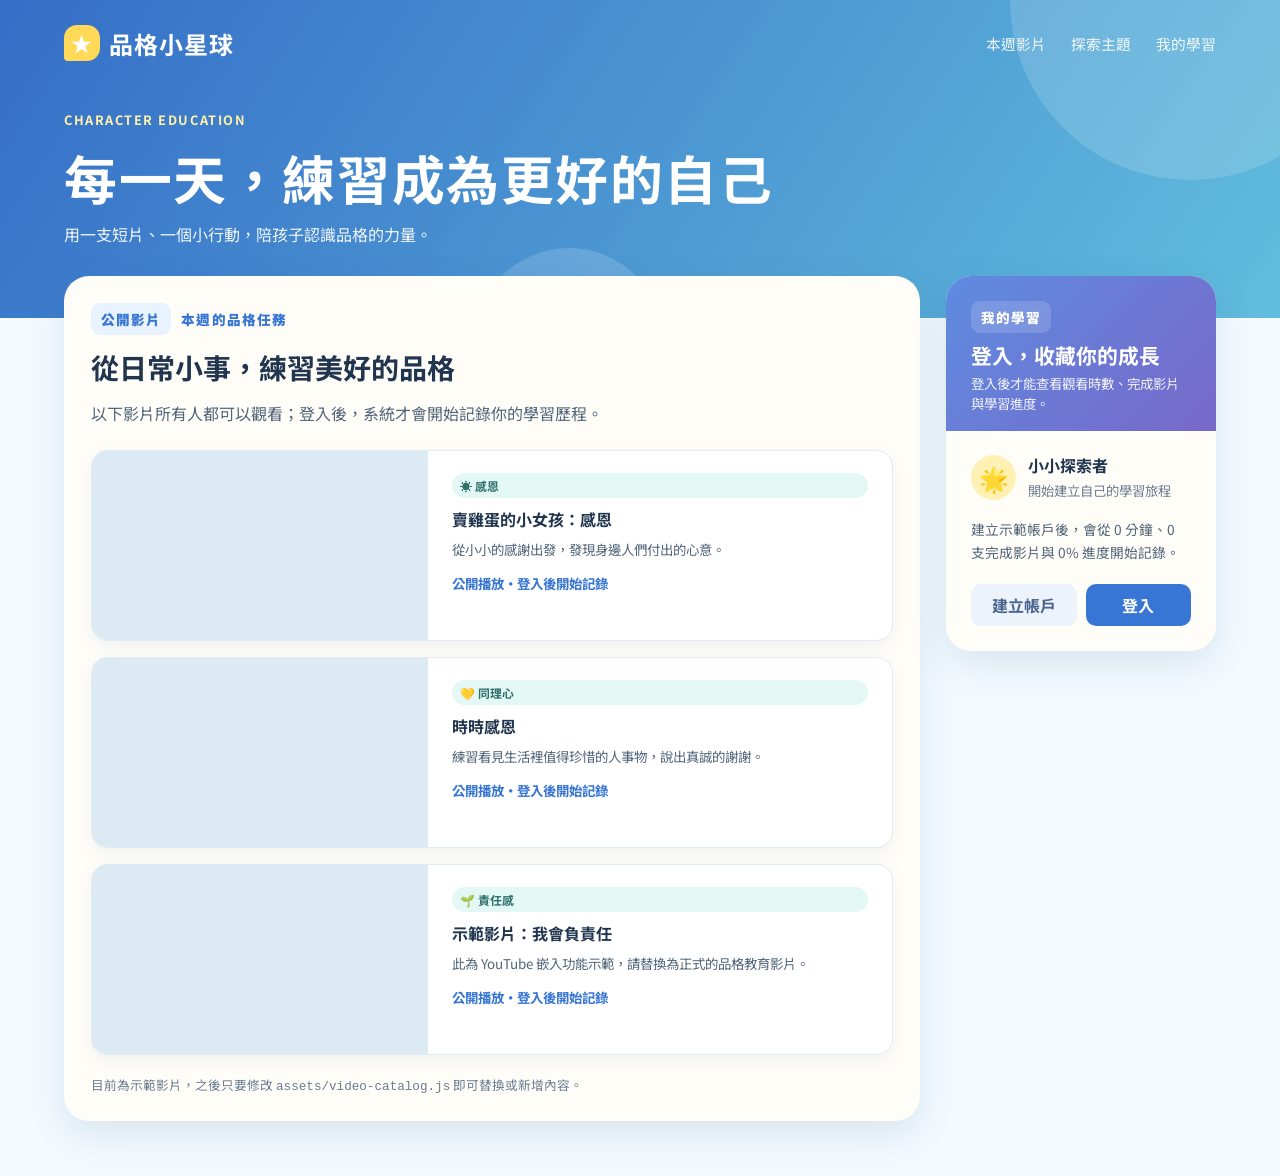
<file: index.html>
<!doctype html>
<html lang="zh-Hant">

<head>
  <meta charset="utf-8" />
  <meta name="viewport" content="width=device-width, initial-scale=1" />
  <meta name="description" content="品格小星球：陪孩子用短片與小行動認識品格的力量。" />
  <title>品格小星球｜陪孩子練習成為更好的自己</title>
  <link rel="preconnect" href="https://fonts.googleapis.com" />
  <link rel="preconnect" href="https://fonts.gstatic.com" crossorigin />
  <link
    href="https://fonts.googleapis.com/css2?family=Fredoka:wght@500;600;700&family=Noto+Sans+TC:wght@400;500;700;900&display=swap"
    rel="stylesheet" />
  <link rel="stylesheet" href="assets/styles.css" />
</head>

<body>
  <header class="hero" id="top">
    <nav class="site-nav" aria-label="主要導覽"><a class="brand" href="#top" aria-label="品格小星球首頁"><span
          class="brand-mark">★</span>品格小星球</a>
      <div class="nav-links"><a href="#lesson">本週影片</a><a href="#more">探索主題</a><a href="#account">我的學習</a><a href="profile.html" id="profile-nav-link" hidden>我的資料</a></div>
    </nav>
    <div class="hero-copy">
      <div class="eyebrow">CHARACTER EDUCATION</div>
      <h1>每一天，練習成為更好的自己</h1>
      <p>用一支短片、一個小行動，陪孩子認識品格的力量。</p>
    </div>
  </header>
  <main class="page-layout">
    <section class="content-card" id="lesson" aria-labelledby="lesson-title">
      <div class="section-label"><span>公開影片</span>本週的品格任務</div>
      <h2 id="lesson-title">從日常小事，練習美好的品格</h2>
      <p class="section-intro">以下影片所有人都可以觀看；登入後，系統才會開始記錄你的學習歷程。</p><!-- app.js 依 VIDEO_CATALOG 自動建立三支影片卡片。 -->
      <div class="video-grid" id="video-grid" aria-live="polite"></div>
      <p class="video-note" id="more">目前為示範影片，之後只要修改 <code>assets/video-catalog.js</code> 即可替換或新增內容。</p>
    </section>
    <aside class="account-card" id="account" aria-labelledby="account-title">
      <div class="account-top">
        <div class="section-label section-label--light"><span>我的學習</span></div>
        <h2 id="account-title">登入，收藏你的成長</h2>
        <p id="account-text">登入後才能查看觀看時數、完成影片與學習進度。</p>
      </div><!-- 未登入時只顯示引導，不顯示任何個人化數據。 -->
      <div class="account-body" id="guest-panel">
        <div class="welcome">
          <div class="avatar" aria-hidden="true">🌟</div>
          <div><strong>小小探索者</strong><small>開始建立自己的學習旅程</small></div>
        </div>
        <p class="guest-message">建立示範帳戶後，會從 0 分鐘、0 支完成影片與 0% 進度開始記錄。</p>
        <div class="account-actions"><button class="outline-button" id="register-button">建立帳戶</button><button
            class="primary-button" id="login-button">登入</button></div>
      </div><!-- dashboard 預設以 hidden 隱藏，僅登入後由 app.js 顯示。 -->
      <div class="account-body" id="learning-dashboard" hidden>
        <div class="welcome">
          <div class="avatar" aria-hidden="true">🌟</div>
          <div><strong id="profile-name"></strong><small>你的學習紀錄已儲存於此瀏覽器</small></div>
        </div>
        <div class="progress-wrap">
          <div class="progress-caption"><span>課程完成進度</span><span id="progress-percent">0%</span></div>
          <div class="track" aria-label="課程完成進度">
            <div id="progress-bar"></div>
          </div>
        </div>
        <div class="stats">
          <div class="stat"><strong id="minutes-value">0</strong><span>觀看分鐘</span></div>
          <div class="stat"><strong id="videos-value">0</strong><span>完成影片</span></div>
        </div>
        <div class="account-actions"><a class="outline-button account-action-link" href="profile.html">我的資料</a><button class="primary-button" id="continue-button">繼續學習</button></div>
        <button class="logout-link" id="logout-button">登出</button>
      </div>
    </aside>
  </main>
  <!-- 目前是瀏覽器示範帳戶：不要求或保存密碼。 -->
  <dialog class="auth-dialog" id="auth-dialog" aria-labelledby="dialog-title">
    <form class="dialog-inner" id="auth-form">
      <h2 id="dialog-title">開始你的學習旅程</h2>
      <p id="dialog-text">這是前端示範帳戶，資料只會儲存在目前瀏覽器。</p><label for="user-name">暱稱</label><input id="user-name" required
        maxlength="20" placeholder="例如：樂樂" autofocus /><label for="email">Email</label><input id="email" type="email"
        required placeholder="name@example.com" />
      <div class="dialog-actions"><button type="button" class="close-button" id="cancel-button">取消</button><button
          type="submit" class="primary-button">開始記錄</button></div>
    </form>
  </dialog>
  <script src="assets/video-catalog.js" defer></script>
  <script src="assets/app.js" defer></script>
</body>

</html>
</file>
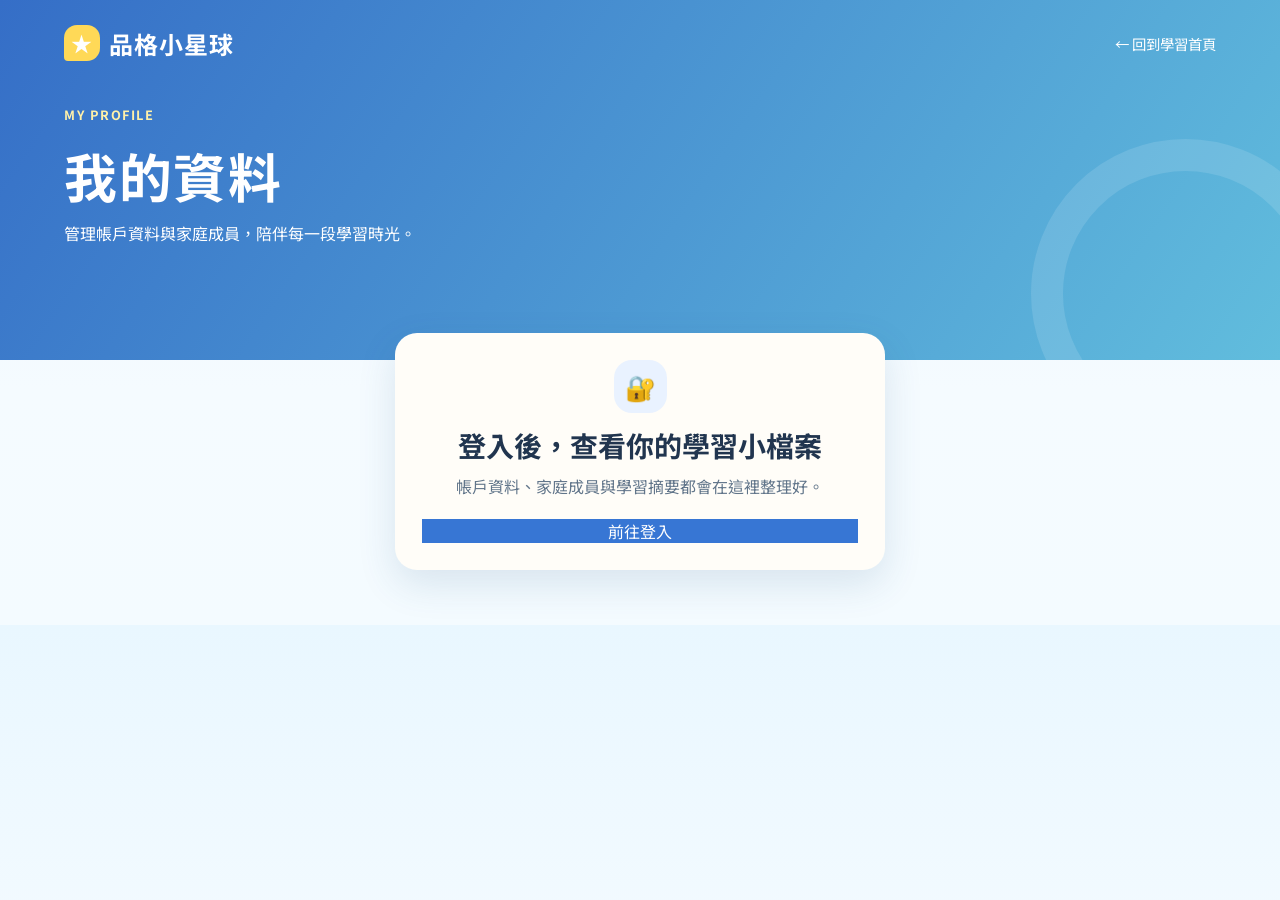
<file: profile.html>
<!doctype html>
<html lang="zh-Hant">
<head>
  <meta charset="utf-8" />
  <meta name="viewport" content="width=device-width, initial-scale=1" />
  <meta name="description" content="品格小星球的個人資料與家庭成員管理。" />
  <title>我的資料｜品格小星球</title>
  <link rel="preconnect" href="https://fonts.googleapis.com" />
  <link rel="preconnect" href="https://fonts.gstatic.com" crossorigin />
  <link href="https://fonts.googleapis.com/css2?family=Fredoka:wght@500;600;700&family=Noto+Sans+TC:wght@400;500;700;900&display=swap" rel="stylesheet" />
  <link rel="stylesheet" href="assets/styles.css" />
</head>
<body class="profile-page">
  <header class="subpage-hero">
    <nav class="site-nav">
      <a class="brand" href="index.html"><span class="brand-mark">★</span>品格小星球</a>
      <a class="back-link" href="index.html">← 回到學習首頁</a>
    </nav>
    <div class="subpage-copy"><p class="eyebrow">MY PROFILE</p><h1>我的資料</h1><p>管理帳戶資料與家庭成員，陪伴每一段學習時光。</p></div>
  </header>

  <main class="profile-layout">
    <!-- 未登入時，不顯示或收集任何個人資料。 -->
    <section class="profile-card profile-guest-card" id="profile-guest">
      <span class="guest-icon" aria-hidden="true">🔐</span><h2>登入後，查看你的學習小檔案</h2><p>帳戶資料、家庭成員與學習摘要都會在這裡整理好。</p><a class="primary-button profile-button" href="index.html#account">前往登入</a>
    </section>

    <div id="profile-content" hidden>
      <!-- Account overview contains account-level progress, never family-member progress. -->
      <section class="profile-overview" aria-labelledby="overview-title">
        <div class="overview-intro"><div class="profile-star" aria-hidden="true">★</div><div><p class="overview-kicker">你的學習小檔案</p><h2 id="overview-title" data-owner-name>小小探索者</h2><p id="overview-email">name@example.com</p></div><button class="outline-button logout-button" id="logout-button">登出</button></div>
        <div class="summary-grid"><div class="summary-item"><span class="summary-icon">👪</span><strong id="member-count">0</strong><small>家庭成員</small></div><div class="summary-item summary-item--blue"><span class="summary-icon">▶</span><strong id="videos-value">0</strong><small>完成影片</small></div><div class="summary-item summary-item--mint"><span class="summary-icon">⏱</span><strong id="minutes-value">0</strong><small>觀看分鐘</small></div></div>
      </section>

      <section class="profile-card account-details-card">
        <div class="card-title-row"><div><p class="section-label"><span>帳戶資料</span></p><h2>基本資料</h2></div><p class="card-hint">可隨時更新你的暱稱</p></div>
        <form id="profile-form" class="profile-form profile-form--two-columns">
          <div><label for="profile-name">暱稱</label><input id="profile-name" required maxlength="20" /></div>
          <div><label for="profile-email">Email</label><input id="profile-email" type="email" readonly /></div>
          <p class="field-note">Email 將由 Firebase Authentication 管理；目前為瀏覽器示範資料。</p>
          <div class="profile-save-row"><button class="primary-button save-button" type="submit">儲存變更</button><p class="form-notice" id="profile-notice" aria-live="polite"></p></div>
        </form>
      </section>

      <section class="profile-card family-card">
        <div class="card-title-row family-title-row"><div><p class="section-label"><span>家庭資料</span></p><h2>家庭成員</h2><p class="family-intro">目前僅記錄名稱與關係，不會建立子帳戶或個別學習進度。</p></div><button class="add-member-button" id="show-member-form" type="button">＋ 新增家庭成員</button></div>
        <ul class="member-list" id="member-list"></ul>
        <!-- 使用者點擊新增按鈕後才顯示，避免初始頁面資訊過多。 -->
        <form id="member-form" class="member-form member-form--collapsible" hidden>
          <div><label for="member-name">成員名稱</label><input id="member-name" required maxlength="20" placeholder="例如：小安" /></div>
          <div><label for="member-relation">與帳戶持有人的關係</label><input id="member-relation" required maxlength="20" placeholder="例如：孩子、配偶" /></div>
          <div class="member-form-actions"><button class="outline-button" id="cancel-member-form" type="button">取消</button><button class="primary-button save-button" type="submit">儲存成員</button></div>
        </form>
      </section>
    </div>
  </main>
  <script src="assets/profile.js" defer></script>
</body>
</html>
</file>
<file: assets/styles.css>
:root {
  --ink:#21354f;
  --blue:#3776d4;
  --card:#fffdf8;
  --mint:#71d8bf
}

* {
  box-sizing:border-box
}

body {
  margin:0;
  color:var(--ink);
  font-family:"Noto Sans TC",sans-serif;
  background:#f4fbff
}

button {
  font:inherit;
  cursor:pointer;
  border:0
}

/* The HTML hidden state must always win, even when a layout rule sets display. */
[hidden] {
  display:none !important;
}

.hero {
  min-height:250px;
  padding:25px max(5vw,24px) 72px;
  color:#fff;
  overflow:hidden;
  position:relative;
  background:linear-gradient(124deg,#356ec7,#61bddd)
}

.hero:before,.hero:after {
  content:"";
  position:absolute;
  border-radius:50%;
  opacity:.15;
  background:#fff
}

.hero:before {
  width:360px;
  height:360px;
  right:-90px;
  top:-180px
}

.hero:after {
  width:190px;
  height:190px;
  left:37%;
  bottom:-120px
}

.site-nav,.hero-copy {
  max-width:1400px;
  margin:auto;
  position:relative;
  z-index:1
}

.site-nav {
  display:flex;
  align-items:center;
  justify-content:space-between
}

.brand {
  font-family:Fredoka,"Noto Sans TC",sans-serif;
  color:#fff;
  font-size:1.5rem;
  font-weight:700;
  letter-spacing:.04em;
  display:flex;
  align-items:center;
  gap:9px;
  text-decoration:none
}

.brand-mark {
  background:#ffd957;
  width:36px;
  height:36px;
  display:grid;
  place-items:center;
  border-radius:13px 13px 13px 4px;
  font-size:21px
}

.nav-links {
  display:flex;
  gap:25px;
  font-size:.92rem
}

.nav-links a {
  color:#fff;
  text-decoration:none;
  opacity:.9
}

.hero-copy {
  padding-top:49px
}

.eyebrow {
  font-weight:700;
  color:#fff1a9;
  letter-spacing:.12em;
  font-size:.8rem
}

h1 {
  font-family:Fredoka,"Noto Sans TC",sans-serif;
  letter-spacing:.03em;
  font-size:clamp(2rem,5vw,3.3rem);
  margin:10px 0 7px
}

.hero p {
  margin:0;
  opacity:.93
}

.page-layout {
  /* Let the public lesson area grow on wide screens while keeping a usable account panel. */
  max-width:1400px;
  margin:-42px auto 0;
  padding:0 max(5vw,24px) 55px;
  position:relative;
  z-index:2;
  display:grid;
  grid-template-columns:minmax(0,3fr) minmax(270px,.8fr);
  gap:26px
}

.content-card,.account-card {
  background:var(--card);
  box-shadow:0 14px 38px #275e8924;
  border-radius:25px
}

.content-card {
  padding:27px
}

.section-label {
  display:flex;
  align-items:center;
  gap:10px;
  color:var(--blue);
  font-size:.85rem;
  font-weight:900;
  letter-spacing:.08em
}

.section-label span {
  background:#e9f2ff;
  padding:6px 10px;
  border-radius:9px
}

.section-label--light {
  color:#fff
}

.section-label--light span {
  background:#ffffff26
}

h2 {
  font-size:clamp(1.3rem,2.6vw,1.75rem);
  margin:12px 0 20px
}

.lesson {
  display:grid;
  grid-template-columns:minmax(230px,1.15fr) 1fr;
  gap:27px;
  align-items:center
}

.video-placeholder {
  min-height:231px;
  padding:18px;
  border-radius:19px;
  display:flex;
  align-items:center;
  justify-content:center;
  position:relative;
  overflow:hidden;
  color:#fff;
  background:linear-gradient(145deg,#ffac62,#ff727f)
}

.video-placeholder:before {
  content:"☀";
  font-size:137px;
  position:absolute;
  left:-31px;
  bottom:-48px;
  opacity:.2
}

.video-placeholder:after {
  content:"♥";
  position:absolute;
  font-size:72px;
  right:18px;
  top:14px;
  opacity:.2
}

.play-button {
  width:70px;
  height:70px;
  position:relative;
  z-index:1;
  border:5px solid #ffffffba;
  border-radius:50%;
  background:#ffffff3b;
  color:#fff;
  font-size:24px;
  padding-left:6px
}

.duration {
  position:absolute;
  right:15px;
  bottom:12px;
  padding:4px 9px;
  border-radius:8px;
  font-size:.76rem;
  background:#203248a8
}

.lesson-copy h3 {
  margin:0 0 8px;
  font-size:1.28rem
}

.lesson-copy p {
  margin:0;
  line-height:1.8;
  font-size:.92rem;
  color:#52657a
}

.tags {
  display:flex;
  flex-wrap:wrap;
  gap:7px;
  margin:15px 0
}

.tag {
  padding:5px 10px;
  font-size:.78rem;
  border-radius:99px;
  color:#32706c;
  background:#e3f8f4
}

.watch-button {
  border-radius:12px;
  color:#fff;
  font-weight:700;
  padding:10px 15px;
  background:var(--blue);
  box-shadow:0 4px 0 #2460b5
}

.watch-button:active {
  transform:translateY(3px);
  box-shadow:0 1px 0 #2460b5
}

.next-lessons {
  margin-top:29px;
  padding-top:22px;
  border-top:1px dashed #cbdbe7
}

.next-lessons h3 {
  margin:0 0 14px;
  font-size:1rem
}

.playlist {
  display:grid;
  grid-template-columns:repeat(3,1fr);
  gap:11px
}

.mini-lesson {
  min-height:104px;
  border-radius:14px;
  padding:12px;
  font-size:.85rem;
  font-weight:700;
  background:#f2f8ff
}

.mini-lesson:nth-child(2) {
  background:#fff5df
}

.mini-lesson:nth-child(3) {
  background:#fff0f2
}

.mini-lesson i {
  display:block;
  font-style:normal;
  font-size:1.4rem;
  margin-bottom:8px
}

.account-card {
  align-self:start;
  overflow:hidden
}

.account-top {
  padding:25px 25px 18px;
  color:#fff;
  background:linear-gradient(135deg,#5e8ce0,#7868c9)
}

.account-top h2 {
  margin:7px 0 3px;
  font-size:1.3rem
}

.account-top p {
  margin:0;
  font-size:.84rem;
  opacity:.9
}

.account-body {
  padding:22px 25px 25px
}

.welcome {
  display:flex;
  gap:12px;
  align-items:center
}

.avatar {
  height:45px;
  width:45px;
  display:grid;
  place-items:center;
  flex:none;
  border-radius:50%;
  font-size:1.5rem;
  background:#fff1b3
}

.welcome strong {
  display:block
}

.welcome small {
  color:#6e7d90
}

.progress-wrap {
  margin:21px 0
}

.progress-caption {
  display:flex;
  justify-content:space-between;
  font-size:.84rem;
  font-weight:700;
  margin-bottom:8px
}

.track {
  height:10px;
  border-radius:9px;
  background:#e5edf7;
  overflow:hidden
}

.track div {
  height:100%;
  width:35%;
  border-radius:inherit;
  background:linear-gradient(90deg,var(--mint),#4ca4d6)
}

.stats {
  display:grid;
  grid-template-columns:1fr 1fr;
  gap:10px
}

.stat {
  padding:12px;
  border-radius:12px;
  text-align:center;
  background:#f5f8fc
}

.stat strong {
  display:block;
  font-family:Fredoka;
  font-size:1.25rem;
  color:var(--blue)
}

.stat span {
  font-size:.75rem;
  color:#607286
}

.account-actions {
  display:flex;
  gap:9px;
  margin-top:19px
}

.account-actions button,.account-actions a,.dialog-actions button {
  flex:1;
  border-radius:10px;
  padding:9px;
  font-weight:700
}

.account-action-link {
  display:grid;
  place-items:center;
  text-decoration:none;
}

.outline-button,.close-button {
  color:#4a6590;
  background:#edf3fb
}

.primary-button {
  color:#fff;
  background:var(--blue)
}

.auth-dialog {
  width:min(440px,calc(100% - 32px));
  border:0;
  border-radius:22px;
  padding:0;
  box-shadow:0 22px 65px #18345163
}

.dialog-inner {
  padding:28px
}

.dialog-inner h2 {
  margin:0 0 7px
}

.dialog-inner p {
  margin:0 0 18px;
  color:#637489;
  font-size:.9rem
}

.dialog-inner label {
  display:block;
  font-size:.84rem;
  font-weight:700;
  margin:12px 0 6px
}

.dialog-inner input {
  width:100%;
  border:1px solid #d7e1eb;
  border-radius:10px;
  padding:11px;
  font:inherit
}

.dialog-actions {
  display:flex;
  gap:9px;
  margin-top:21px
}

.auth-dialog:backdrop {
  background:#193d5c91
}

@media(max-width:760px) {
  .nav-links {
    display:none;
  }
}

/* Three responsive public-video cards, rendered from assets/video-catalog.js. */
.section-intro {
  color:#52657a;
  line-height:1.75;
  margin:-8px 0 23px;
}

.video-grid {
  display:grid;
  grid-template-columns:1fr;
  gap:16px;
}

.video-card {
  display:grid;
  grid-template-columns:minmax(280px,42%) minmax(0,1fr);
  grid-template-areas:"media content";
  align-items:start;
  overflow:hidden;
  border:1px solid #e1ebf3;
  border-radius:16px;
  background:#fff;
  box-shadow:0 6px 17px #275e8912;
}

.youtube-player {
  grid-area:media;
  position:relative;
  min-width:0;
  width:100%;
  height:auto;
  align-self:start;
  aspect-ratio:16/9;
  background:#dceaf4;
  overflow:hidden;
}

.youtube-player iframe {
  position:absolute;
  inset:0;
  display:block;
  min-width:0;
  max-width:100%;
  width:100%;
  height:100%;
  border:0;
}

.video-card-content {
  grid-area:content;
  min-width:0;
  display:flex;
  flex-direction:column;
  justify-content:center;
  padding:22px 24px;
}

.video-card h3 {
  margin:9px 0 7px;
  font-size:1rem;
}

.video-card p {
  margin:0;
  color:#52657a;
  font-size:.84rem;
  line-height:1.65;
}

.video-topic {
  display:inline-block;
  padding:4px 8px;
  border-radius:99px;
  color:#32706c;
  background:#e3f8f4;
  font-size:.74rem;
  font-weight:700;
}

.video-status {
  min-height:1.7em;
  margin-top:12px !important;
  color:#3776d4 !important;
  font-weight:700;
}

/* A horizontal lesson row keeps the player and its explanation together. */
.video-card .video-status {
  margin-bottom:0;
}

.video-note {
  margin:20px 0 0;
  color:#6a7c90;
  font-size:.79rem;
}

.guest-message {
  margin:17px 0;
  color:#52657a;
  font-size:.86rem;
  line-height:1.7;
}

.is-hidden {
  display:none !important;
}

/* Profile page: kept separate from the learning page so account management stays focused. */
.subpage-hero {
  padding:25px max(5vw,24px) 60px;
  color:#fff;
  background:linear-gradient(124deg,#356ec7,#61bddd);
}

.subpage-copy {
  max-width:1180px;
  margin:44px auto 0;
}

.subpage-copy h1 {
  margin:8px 0;
}

.subpage-copy p:not(.eyebrow) {
  margin:0;
}

.back-link {
  color:#fff;
  font-size:.9rem;
  text-decoration:none;
}

.profile-layout {
  width:min(850px,90vw);
  margin:-27px auto 55px;
  position:relative;
}

.profile-layout #profile-content:not([hidden]) {
  display:grid;
  gap:22px;
  width:100%;
}

.profile-card {
  padding:27px;
  border-radius:22px;
  background:var(--card);
  box-shadow:0 14px 38px #275e8924;
}

.profile-card h2 {
  margin:6px 0 17px;
}

.profile-heading {
  display:flex;
  align-items:flex-start;
  justify-content:space-between;
  gap:15px;
}

.profile-form,.member-form {
  display:grid;
  gap:8px;
}

.profile-form label,.member-form label {
  margin-top:7px;
  font-size:.84rem;
  font-weight:700;
}

.profile-form input,.member-form input {
  width:100%;
  padding:11px;
  border:1px solid #d7e1eb;
  border-radius:10px;
  color:var(--ink);
  font:inherit;
}

.profile-form input[readonly] {
  color:#708197;
  background:#f2f6fa;
}

.field-note,.family-intro {
  margin:2px 0 10px;
  color:#61758a;
  font-size:.8rem;
  line-height:1.6;
}

.save-button {
  width:max-content;
  margin-top:9px;
  padding:10px 17px;
  border-radius:10px;
  font-weight:700;
}

.form-notice {
  min-height:1.2em;
  margin:0;
  color:#28715f;
  font-size:.85rem;
  font-weight:700;
}

.member-count {
  padding:6px 10px;
  border-radius:99px;
  color:#3776d4;
  background:#e9f2ff;
  font-size:.82rem;
  font-weight:700;
}

.member-list {
  display:grid;
  gap:9px;
  margin:0 0 19px;
  padding:0;
  list-style:none;
}

.member-item {
  display:flex;
  align-items:center;
  gap:11px;
  padding:11px;
  border-radius:13px;
  background:#f5f8fc;
}

.member-avatar {
  display:grid;
  place-items:center;
  width:35px;
  height:35px;
  border-radius:50%;
  background:#fff1b3;
}

.member-item div {
  flex:1;
}

.member-item strong,.member-item small {
  display:block;
}

.member-item small {
  color:#697b8e;
  font-size:.78rem;
}

.remove-member {
  padding:6px 9px;
  border-radius:8px;
  color:#a85561;
  background:#fff0f2;
  font-size:.78rem;
}

.empty-members {
  padding:16px;
  border:1px dashed #cbdbe7;
  border-radius:12px;
  color:#6a7c90;
  text-align:center;
  font-size:.85rem;
}

.profile-button {
  display:grid;
  place-items:center;
  text-decoration:none;
}

.logout-link {
  width:100%;
  margin-top:9px;
  padding:5px;
  color:#6a7c90;
  background:transparent;
  font-size:.83rem;
  font-weight:700;
}

/* Refined profile page: a compact overview first, then editable details. */
.profile-page {
  background:linear-gradient(180deg,#e9f7ff 0,#f5fbff 390px,#f4fbff 100%);
}

.profile-page .subpage-hero {
  position:relative;
  overflow:hidden;
  padding-bottom:115px;
}

.profile-page .subpage-hero::after {
  content:"";
  position:absolute;
  right:-60px;
  bottom:-88px;
  width:245px;
  height:245px;
  border:32px solid #ffffff1f;
  border-radius:50%;
}

.profile-page .site-nav,.profile-page .subpage-copy {
  position:relative;
  z-index:1;
}

.profile-layout {
  max-width:850px;
}

.profile-layout #profile-content:not([hidden]) {
  display:grid;
  gap:18px;
}

.profile-overview {
  padding:25px;
  border-radius:24px;
  color:#fff;
  background:linear-gradient(125deg,#5d82dc,#6c62bd);
  box-shadow:0 18px 40px #33588038;
}

.overview-intro {
  display:flex;
  align-items:center;
  gap:14px;
}

.profile-star {
  display:grid;
  flex:none;
  place-items:center;
  width:57px;
  height:57px;
  border-radius:18px 18px 18px 5px;
  color:#3555a4;
  background:#ffe785;
  font-size:1.7rem;
}

.overview-intro > div:nth-child(2) {
  flex:1;
}

.overview-kicker {
  margin:0;
  color:#fff3b8;
  font-size:.77rem;
  font-weight:900;
  letter-spacing:.08em;
}

.overview-intro h2 {
  margin:2px 0 0;
  font-family:Fredoka,"Noto Sans TC",sans-serif;
  font-size:1.65rem;
}

.overview-intro #overview-email {
  margin:1px 0 0;
  opacity:.83;
  font-size:.82rem;
}

.logout-button {
  color:#fff;
  background:#ffffff24;
}

.summary-grid {
  display:grid;
  grid-template-columns:repeat(3,1fr);
  gap:10px;
  margin-top:22px;
}

.summary-item {
  display:grid;
  grid-template-columns:auto 1fr;
  column-gap:9px;
  align-items:center;
  padding:13px;
  border-radius:14px;
  color:#374f79;
  background:#fff8dc;
}

.summary-item--blue {
  background:#e7f3ff;
}

.summary-item--mint {
  background:#e5f9f4;
}

.summary-icon {
  grid-row:span 2;
  font-size:1.32rem;
}

.summary-item strong {
  font-family:Fredoka,"Noto Sans TC",sans-serif;
  font-size:1.45rem;
  line-height:1;
}

.summary-item small {
  margin-top:3px;
  color:#61748e;
  font-size:.72rem;
}

.card-title-row {
  display:flex;
  align-items:flex-start;
  justify-content:space-between;
  gap:15px;
}

.card-title-row h2 {
  margin:7px 0 16px;
}

.card-hint {
  margin:9px 0 0;
  color:#718397;
  font-size:.79rem;
}

.profile-form--two-columns {
  grid-template-columns:1fr 1fr;
  column-gap:15px;
}

.profile-form--two-columns .field-note,.profile-form--two-columns .profile-save-row {
  grid-column:1/-1;
}

.profile-save-row,.member-form-actions {
  display:flex;
  align-items:center;
  gap:12px;
}

.family-title-row {
  margin-bottom:7px;
}

.family-intro {
  max-width:520px;
}

.add-member-button {
  flex:none;
  padding:9px 12px;
  border-radius:10px;
  color:#fff;
  background:#3776d4;
  font-size:.83rem;
  font-weight:700;
}

.member-form--collapsible {
  grid-template-columns:1fr 1fr;
  padding:17px;
  border:1px solid #dce8f2;
  border-radius:15px;
  background:#f6faff;
}

.member-form--collapsible .member-form-actions {
  grid-column:1/-1;
  justify-content:flex-end;
}

.profile-guest-card {
  max-width:490px;
  margin:0 auto;
  text-align:center;
}

.profile-guest-card h2 {
  margin:12px 0 8px;
}

.profile-guest-card p {
  margin:0 0 19px;
  color:#61758a;
  line-height:1.7;
}

.guest-icon {
  display:grid;
  place-items:center;
  width:53px;
  height:53px;
  margin:auto;
  border-radius:18px;
  background:#e9f2ff;
  font-size:1.55rem;
}

@media(max-width:600px) {
  .profile-page .subpage-hero {
    padding-bottom:85px;
  }

  .profile-overview,.profile-card {
    padding:20px;
  }

  .overview-intro {
    flex-wrap:wrap;
  }

  .logout-button {
    margin-left:auto;
  }

  .summary-grid,.profile-form--two-columns,.member-form--collapsible {
    grid-template-columns:1fr;
  }

  .member-form--collapsible .member-form-actions {
    grid-column:auto;
  }

  .family-title-row {
    flex-direction:column;
  }

  .add-member-button {
    width:100%;
  }
}

@media(max-width:960px) {
  .video-card {
    grid-template-columns:minmax(230px,44%) minmax(0,1fr);
  }
}

@media(max-width:650px) {
  .video-card {
    grid-template-columns:1fr;
    grid-template-areas:"media" "content";
  }

  .video-card-content {
    padding:18px;
  }
}

/* The learning page switches to one column on phones. */
@media(max-width:760px) {
  .nav-links {
    display:none;
  }

  .hero {
    min-height:220px;
  }

  .hero-copy {
    padding-top:39px;
  }

  .page-layout {
    grid-template-columns:1fr;
    margin-top:-29px;
  }

  .account-card {
    order:-1;
  }

  .lesson {
    grid-template-columns:1fr;
  }

  .video-placeholder {
    min-height:200px;
  }

  .playlist {
    grid-template-columns:1fr 1fr;
  }

  .content-card {
    padding:21px;
  }

  .account-top,.account-body {
    padding-left:21px;
    padding-right:21px;
  }
}
</file>
